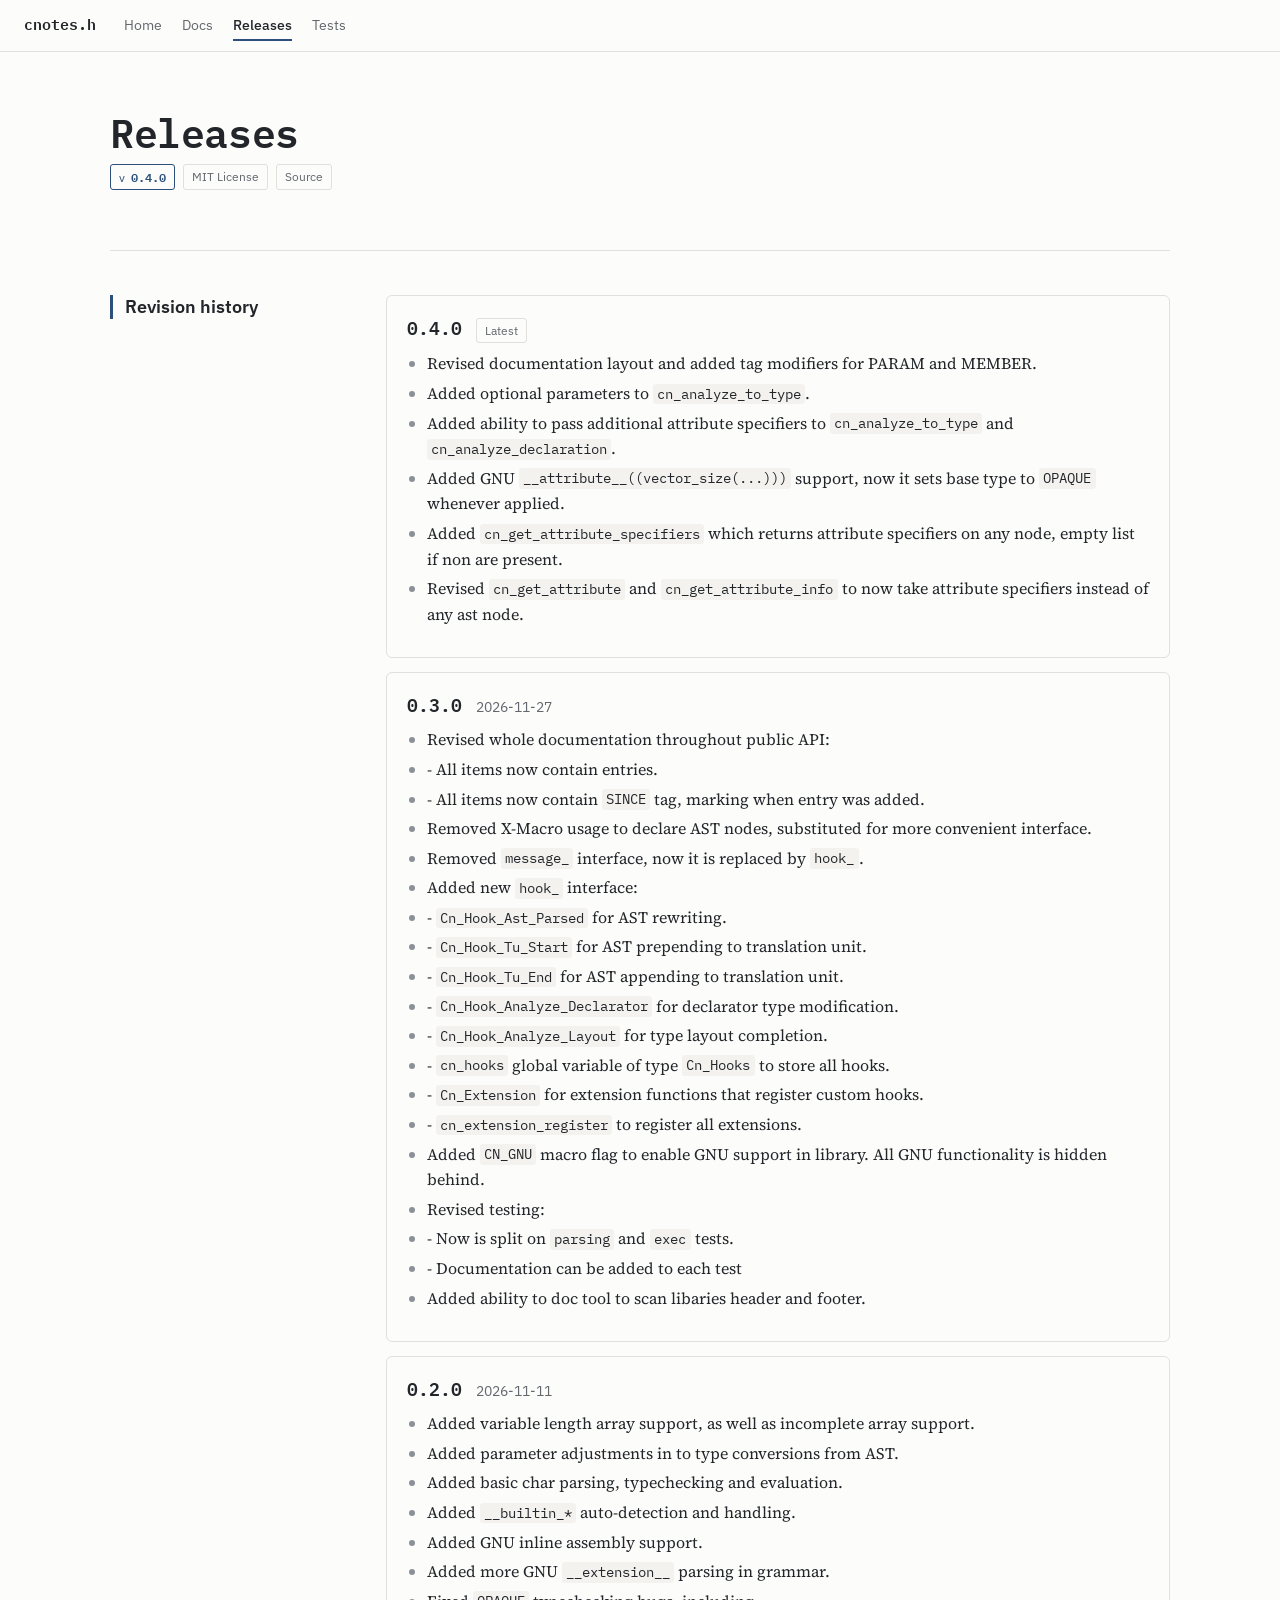
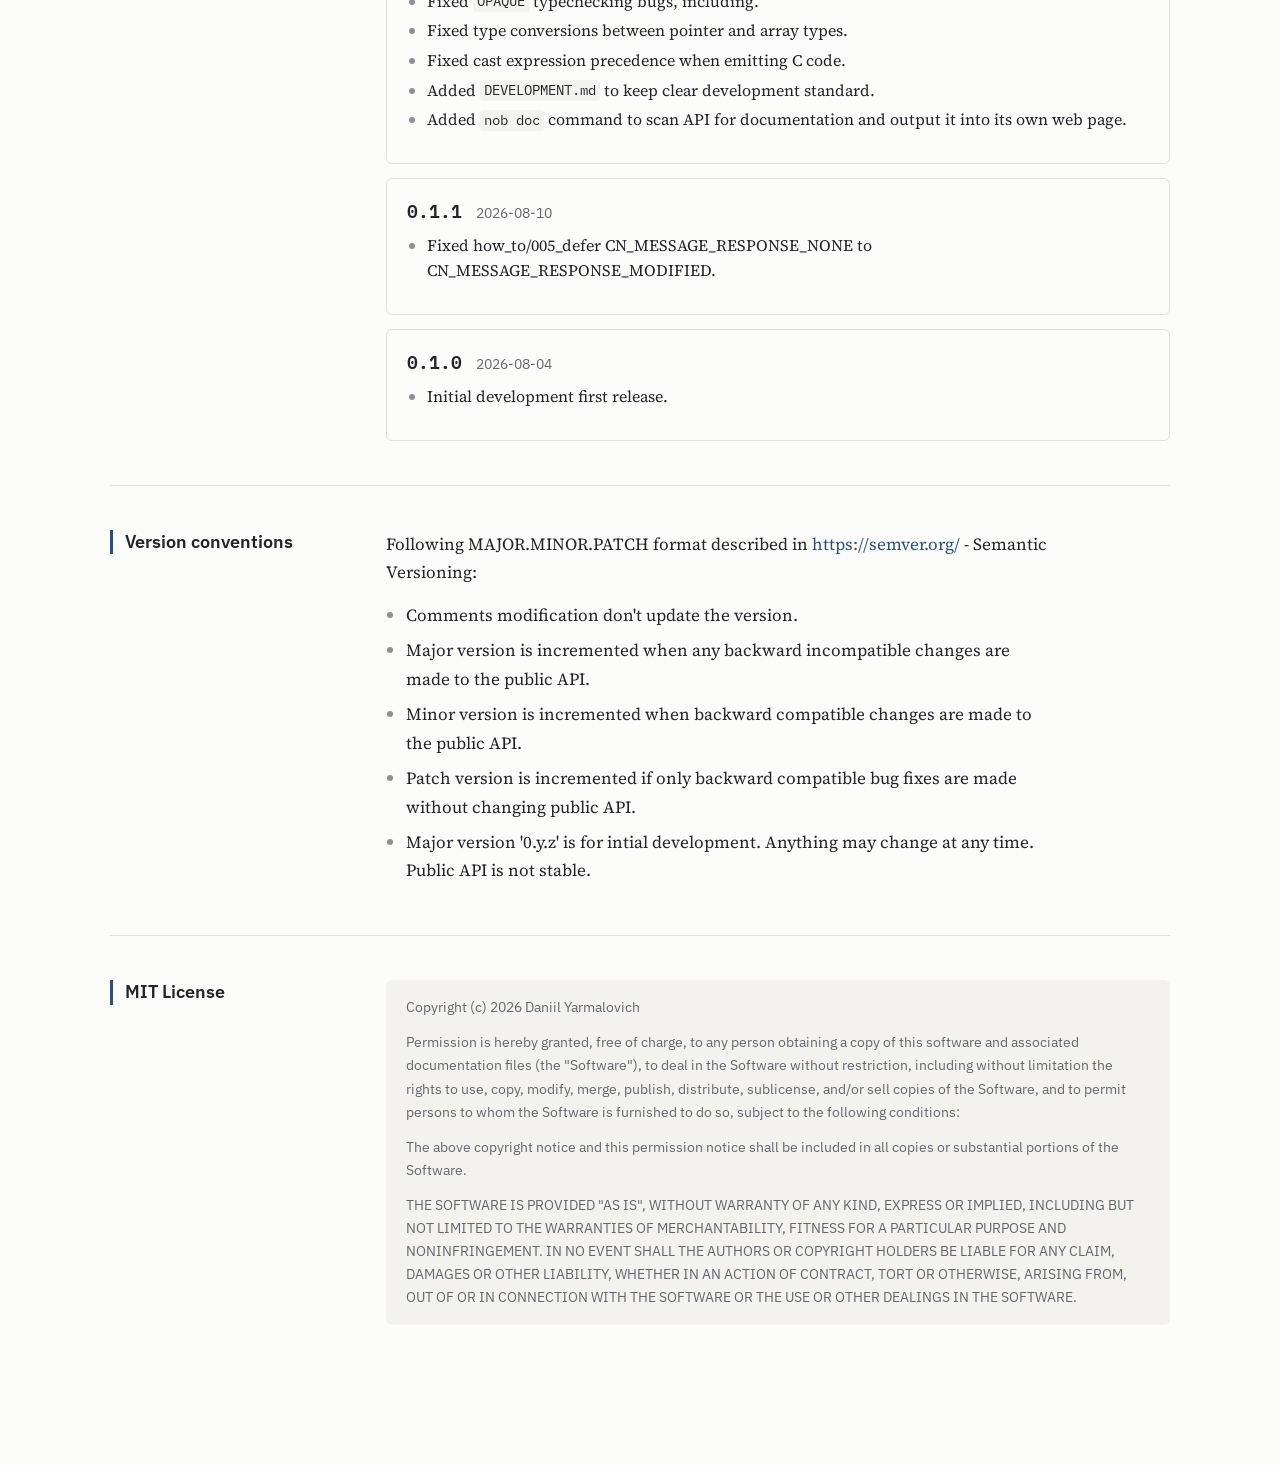
<file: doc/releases.html>
<!doctype html>
<html lang="en">
<head>
    <meta charset="utf-8">
    <meta name="viewport" content="width=device-width, initial-scale=1">
    <title>Releases — cnotes.h</title>
    <link rel="preconnect" href="https://fonts.googleapis.com">
    <link rel="preconnect" href="https://fonts.gstatic.com" crossorigin>
    <link rel="stylesheet" href="https://fonts.googleapis.com/css2?family=IBM+Plex+Mono:wght@400;500;600&family=IBM+Plex+Sans:wght@400;500;600&family=Source+Serif+4:ital,opsz,wght@0,8..60,400;0,8..60,600;1,8..60,400&display=swap">
    <link rel="stylesheet" href="style.css">
    <script src="site.js" defer></script>
</head>
<body data-page="releases">
    <header class="topbar">
        <div class="topbar-start">
            <a class="brand" href="index.html">cnotes.h</a>
            <nav class="site-nav" aria-label="Site">
                <a href="index.html">Home</a>
                <a href="docs.html">Docs</a>
                <a href="releases.html" aria-current="page">Releases</a>
                <a href="tests.html">Tests</a>
            </nav>
        </div>
    </header>

    <main class="home">
        <header class="hero">
            <h1>Releases</h1>
            <div class="meta" id="meta"></div>
            <p class="status error" id="site-error" hidden></p>
        </header>

        <div id="releases"></div>
        <div id="sections"></div>
    </main>
</body>
</html>
</file>
<file: doc/style.css>
/* ---------- Theme ---------- */

:root {
    --bg:        #fcfcfa;
    --surface:   #f3f2ee;
    --border:    #e2e0da;
    --border-strong: #c9c6bd;
    --text:      #22252a;
    --muted:     #63676e;
    --faint:     #8c9097;
    --accent:    #2d4f7c;
    --mark-bg:   #f3e6b0;

    --tok-type:  #3b6b63;
    --tok-kw:    #74506f;
    --tok-fn:    #2d4f7c;
    --tok-punct: #80848b;

    --note:      #4d6a88;
    --important: #946a24;
    --todo:      #6c5c86;
    --warn:      #9c4a3e;
    --ok:        #4d7552;

    --topbar-h:  52px;
    --font-ui:    "IBM Plex Sans", system-ui, -apple-system, "Segoe UI", Roboto, Arial, sans-serif;
    --font-prose: "Source Serif 4", "Source Serif Pro", Georgia, "Times New Roman", serif;
    --font-mono:  "IBM Plex Mono", ui-monospace, "Cascadia Code", Menlo, Consolas, monospace;

    color-scheme: light;
}

@media (prefers-color-scheme: dark) {
    :root {
        --bg:        #16181b;
        --surface:   #1f2226;
        --border:    #2e3238;
        --border-strong: #454a52;
        --text:      #dcdfe3;
        --muted:     #9a9fa7;
        --faint:     #737981;
        --accent:    #a3b8d4;
        --mark-bg:   #4f4526;

        --tok-type:  #94b8b0;
        --tok-kw:    #c0a5bb;
        --tok-fn:    #a3b8d4;
        --tok-punct: #858b93;

        --note:      #8fa7c0;
        --important: #c9a56a;
        --todo:      #a99cc0;
        --warn:      #c98a7f;
        --ok:        #92b896;

        color-scheme: dark;
    }
}

/* ---------- Base ---------- */

*, *::before, *::after { box-sizing: border-box; }

body {
    margin: 0;
    background: var(--bg);
    color: var(--text);
    font: 16px/1.6 var(--font-ui);
    -webkit-font-smoothing: antialiased;
}

a { color: var(--accent); text-decoration: none; }
a:hover { text-decoration: underline; text-underline-offset: 2px; }

code, pre { font-family: var(--font-mono); }

code {
    font-size: 0.86em;
    padding: 0.1em 0.3em;
    border-radius: 3px;
    background: var(--surface);
}

pre code { padding: 0; background: none; font-size: inherit; }

mark { background: var(--mark-bg); color: inherit; border-radius: 2px; }

/* Small uppercase heading used for sections and labels. */
.eyebrow {
    color: var(--muted);
    font: 600 12px/1.4 var(--font-ui);
    letter-spacing: 0.08em;
    text-transform: uppercase;
}

/* ---------- Top bar ---------- */

.topbar {
    position: sticky;
    top: 0;
    z-index: 1;
    height: var(--topbar-h);
    display: grid;
    grid-template-columns: 1fr minmax(0, 520px) 1fr;
    align-items: center;
    gap: 24px;
    padding: 0 24px;
    background: var(--bg);
    border-bottom: 1px solid var(--border);
}

.topbar-start { display: flex; align-items: center; gap: 28px; min-width: 0; }

.brand {
    color: var(--text);
    font-family: var(--font-mono);
    font-weight: 600;
    font-size: 15px;
}
.brand:hover { text-decoration: none; }

.site-nav { display: flex; gap: 20px; font-size: 14px; }
.site-nav a { color: var(--muted); padding: 4px 0; }
.site-nav a:hover { color: var(--text); text-decoration: none; }
.site-nav a[aria-current="page"] { color: var(--text); font-weight: 500; box-shadow: inset 0 -2px 0 var(--accent); }

/* Search sits in the middle column of the top bar. */
.search { position: relative; }

#search {
    width: 100%;
    height: 36px;
    padding: 0 36px 0 34px;
    border: 1px solid var(--border-strong);
    border-radius: 6px;
    background: var(--surface);
    color: var(--text);
    font: 14px var(--font-ui);
    box-shadow: 0 1px 2px rgba(0, 0, 0, 0.05);
}
#search::placeholder { color: var(--faint); }
#search:hover { border-color: var(--faint); }
#search:focus {
    outline: none;
    border-color: var(--accent);
    background: var(--bg);
    box-shadow: 0 0 0 3px color-mix(in srgb, var(--accent) 18%, transparent);
}
#search::-webkit-search-cancel-button { display: none; }

.search-icon {
    position: absolute;
    top: 50%;
    left: 11px;
    width: 15px;
    height: 15px;
    transform: translateY(-50%);
    fill: none;
    stroke: var(--muted);
    stroke-width: 1.6;
    stroke-linecap: round;
    pointer-events: none;
}

.search-key {
    position: absolute;
    top: 50%;
    right: 9px;
    transform: translateY(-50%);
    padding: 0 6px;
    border: 1px solid var(--border-strong);
    border-radius: 3px;
    background: var(--bg);
    color: var(--muted);
    font: 12px/18px var(--font-mono);
    pointer-events: none;
}
#search:focus ~ .search-key, #search:not(:placeholder-shown) ~ .search-key { display: none; }

/* ---------- Home page ---------- */

.home {
    max-width: 1140px;
    margin: 0 auto;
    padding: 56px 40px 96px;
}

/* Title, badges and introduction of the page. */
.hero { padding: 0 0 40px; }
.hero > * { max-width: 780px; }

/* Each page section is a row: title on the left, content on the right, rows separated by a rule above each. */
.block {
    display: grid;
    grid-template-columns: 220px minmax(0, 1fr);
    gap: 12px 56px;
    padding: 44px 0;
    border-top: 1px solid var(--border);
}

.block-title {
    position: sticky;
    top: calc(var(--topbar-h) + 24px);
    align-self: start;
    margin: 0;
    padding-left: 12px;
    border-left: 3px solid var(--accent);
    font: 600 18px/1.35 var(--font-ui);
}

.block-body { min-width: 0; }
.block-body > :first-child { margin-top: 0; }
.block-body > :last-child { margin-bottom: 0; }
.block-body.prose p, .block-body.prose ul { max-width: 74ch; }

/* Subsection inside a section, separated by its own rule. */
.block-body.prose > h3 {
    margin: 36px 0 12px;
    padding-top: 20px;
    border-top: 1px dashed var(--border);
    color: var(--muted);
    font: 600 13px/1.4 var(--font-ui);
    letter-spacing: 0.08em;
    text-transform: uppercase;
}
.block-body.prose > h3:first-child { padding-top: 0; border-top: 0; }

.home h1 {
    margin: 0 0 8px;
    font: 600 40px/1.2 var(--font-mono);
    letter-spacing: -0.01em;
}

.home .lead {
    margin: 0 0 28px;
    color: var(--muted);
    font: 20px/1.5 var(--font-prose);
}

.home .prose { font: 17px/1.7 var(--font-prose); }
.home .prose p { margin: 0 0 14px; }


.status {
    margin: 0 0 28px;
    padding: 10px 14px;
    border-left: 3px solid var(--important);
    background: var(--surface);
    font-size: 14px;
}

.pipeline {
    display: flex;
    flex-wrap: wrap;
    align-items: center;
    gap: 8px;
    margin: 0;
    padding: 0;
    list-style: none;
    font: 13px var(--font-mono);
}
.pipeline li {
    padding: 6px 10px;
    border: 1px solid var(--border);
    border-radius: 4px;
    background: var(--surface);
}
.pipeline li.arrow { padding: 0; border: 0; background: none; color: var(--faint); }

.sections {
    display: grid;
    grid-template-columns: repeat(2, minmax(0, 1fr));
    gap: 1px;
    background: var(--border);
    border: 1px solid var(--border);
    border-radius: 6px;
    overflow: hidden;
}
.sections a {
    display: grid;
    grid-template-columns: minmax(0, 1fr);
    gap: 4px;
    padding: 16px 20px;
    background: var(--bg);
    color: var(--text);
}
.sections a:hover { background: var(--surface); text-decoration: none; }
.sections .name { font-weight: 600; color: var(--accent); }
.sections .desc { color: var(--muted); font-size: 15px; }

/* Version, release date, license and source shown under the page title. */
.meta { display: flex; flex-wrap: wrap; gap: 8px; margin: 0 0 20px; }
.meta:empty { display: none; }
a.badge { text-decoration: none; }
a.badge:hover { border-color: var(--border-strong); color: var(--text); }
.badge.version { border-color: var(--accent); color: var(--accent); }
.badge.version b { color: var(--accent); font-weight: 600; }

.status.error { border-left-color: var(--warn); }

.home ul { margin: 0 0 14px; padding-left: 20px; }
.home li { margin: 0 0 6px; }
.home li::marker { color: var(--faint); }

/* Term and its text, used for macro lists and prefix tables. */
.defs { margin: 0 0 18px; border-top: 1px solid var(--border); }
.defs > div {
    display: grid;
    grid-template-columns: minmax(140px, max-content) minmax(0, 1fr);
    gap: 4px 24px;
    padding: 8px 0;
    border-bottom: 1px solid var(--border);
}
.defs dt { font-size: 15px; }
.defs dt code { background: none; padding: 0; color: var(--text); font-weight: 500; }
.defs dd { margin: 0; font-size: 16px; line-height: 1.6; }
.home a { overflow-wrap: anywhere; }

/* Releases. */
.release {
    padding: 16px 20px;
    border: 1px solid var(--border);
    border-radius: 6px;
    background: var(--bg);
}
.releases .release + .release { margin-top: 14px; }
.release-head { display: flex; flex-wrap: wrap; align-items: baseline; gap: 6px 14px; margin: 0 0 8px; }
.release-version { margin: 0; font: 600 18px var(--font-mono); }
.release time { color: var(--muted); font-size: 14px; }
.changes { margin: 0; padding-left: 20px; font: 16px/1.6 var(--font-prose); }
.changes li { margin: 0 0 4px; }
.changes li:last-child { margin-bottom: 0; }

.more { margin: 10px 0 0; font-size: 14px; }


.license {
    padding: 16px 20px;
    border-radius: 6px;
    background: var(--surface);
    color: var(--muted);
    font: 14px/1.65 var(--font-ui);
}
.license p { margin: 0 0 12px; }
.license p:last-child { margin-bottom: 0; }

/* ---------- Tests page ---------- */

/* Passed and failed tone, used by badges, numbers and status marks. */
.tone-ok   { --tone: var(--ok); }
.tone-fail { --tone: var(--warn); }
.badge.tone-ok, .badge.tone-fail { border-color: var(--tone); color: var(--tone); }
.badge.tone-ok b, .badge.tone-fail b { color: var(--tone); font-weight: 600; }

.stats {
    display: grid;
    grid-template-columns: repeat(4, minmax(0, 1fr));
    gap: 1px;
    max-width: 640px;
    margin-top: 8px;
    border: 1px solid var(--border);
    border-radius: 6px;
    background: var(--border);
    overflow: hidden;
}
.stats:empty { display: none; }
.stat { display: flex; flex-direction: column; gap: 2px; padding: 14px 18px; background: var(--bg); }
.stat-value { font: 600 26px/1.2 var(--font-mono); }
.stat-value.tone-ok, .stat-value.tone-fail { color: var(--tone); }
.stat-label { color: var(--muted); font-size: 13px; }

.block-note { max-width: 74ch; margin: 0 0 16px; color: var(--muted); font: 16px/1.6 var(--font-prose); }

.tests { border: 1px solid var(--border); border-radius: 6px; overflow: hidden; }
.test + .test { border-top: 1px solid var(--border); }

.test-row {
    display: grid;
    grid-template-columns: 20px minmax(0, 1fr) auto 64px;
    align-items: baseline;
    gap: 4px 14px;
    padding: 10px 16px;
    list-style: none;
}
summary.test-row { cursor: pointer; }
summary.test-row::-webkit-details-marker { display: none; }
summary.test-row:hover { background: var(--surface); }
details[open] > summary.test-row { background: var(--surface); }

.test-status { color: var(--tone); font-weight: 700; text-align: center; }
.test-name { min-width: 0; font-size: 15px; }
.test-name code { font-size: 0.85em; }
.untitled { font-family: var(--font-mono); font-size: 14px; }
.test-path { display: block; margin-top: 2px; font-size: 12.5px; }
.test-path a code, .test-path code { padding: 0; background: none; color: var(--muted); }
.test-path a:hover code { color: var(--accent); }
.test-tags { display: flex; gap: 6px; }
.test-time { color: var(--faint); font: 12.5px var(--font-mono); text-align: right; white-space: nowrap; }

/* Expandable description, the row title shows a hint arrow. */
summary.test-row .test-title::after { content: " ▸"; color: var(--faint); font-size: 12px; }
details[open] > summary.test-row .test-title::after { content: " ▾"; }
.test-description {
    padding: 4px 16px 14px 50px;
    background: var(--surface);
    color: var(--text);
    font: 15.5px/1.65 var(--font-prose);
}
.test-description p { max-width: 80ch; margin: 0 0 8px; }
.test-description > :last-child { margin-bottom: 0; }

/* ---------- Docs layout ---------- */

.layout {
    display: grid;
    grid-template-columns: 300px minmax(0, 1fr);
}

.sidebar {
    position: sticky;
    top: var(--topbar-h);
    height: calc(100vh - var(--topbar-h));
    overflow-y: auto;
    padding: 16px 12px 40px 20px;
    border-right: 1px solid var(--border);
    font-size: 13px;
}

.content {
    min-width: 0;
    padding: 32px 48px 96px;
}

/* ---------- Sidebar ---------- */

.nav-module { margin: 18px 0 4px 6px; }
.nav-module:first-child { margin-top: 0; }

.nav-list { margin: 0; padding: 0; list-style: none; }

.nav-list a {
    display: block;
    padding: 1px 6px;
    border-radius: 3px;
    color: var(--text);
    font-family: var(--font-mono);
    font-size: 12.5px;
    line-height: 1.75;
    overflow: hidden;
    text-overflow: ellipsis;
    white-space: nowrap;
}
.nav-list a:hover { background: var(--surface); text-decoration: none; }
.nav-list a.active { background: var(--surface); color: var(--accent); font-weight: 600; box-shadow: inset 2px 0 0 var(--accent); }

/* ---------- Index page ---------- */

.content > h1 { margin: 0 0 24px; font-size: 28px; font-weight: 600; }

.content h2.eyebrow {
    margin: 36px 0 8px;
    padding-bottom: 6px;
    border-bottom: 1px solid var(--border);
}
.content h1 + h2.eyebrow, .content h2.eyebrow:first-child { margin-top: 0; }

.index { width: 100%; border-collapse: collapse; }
.index td { padding: 5px 0; vertical-align: baseline; border-bottom: 1px solid var(--surface); }
.index td:first-child {
    width: 1%;
    padding-right: 28px;
    font-family: var(--font-mono);
    font-size: 13.5px;
    white-space: nowrap;
}
.index td:last-child { color: var(--muted); font: 15.5px/1.5 var(--font-prose); }

.notice { color: var(--muted); }
.notice.error { color: var(--warn); }

/* ---------- Symbol page ---------- */

.crumbs { display: flex; align-items: center; gap: 12px; margin: 0 0 6px; font-size: 13px; color: var(--muted); }
.crumbs a { color: var(--muted); }

.back {
    padding: 2px 10px;
    border: 1px solid var(--border);
    border-radius: 4px;
    background: var(--bg);
    color: var(--text);
    font: 13px var(--font-ui);
    cursor: pointer;
}
.back:hover { border-color: var(--border-strong); background: var(--surface); }

.symbol-head {
    display: flex;
    flex-wrap: wrap;
    align-items: baseline;
    gap: 6px 14px;
    margin: 0 0 16px;
}

.symbol-name {
    margin: 0;
    font: 600 26px/1.3 var(--font-mono);
    overflow-wrap: anywhere;
}

.badges { display: flex; gap: 8px; }

.badge {
    display: inline-flex;
    align-items: baseline;
    gap: 6px;
    padding: 2px 8px;
    border: 1px solid var(--border);
    border-radius: 3px;
    color: var(--muted);
    font-size: 12px;
    white-space: nowrap;
}
.badge b { color: var(--text); font: 500 12px var(--font-mono); }

.signature { position: relative; margin: 0 0 24px; }

/* Lines are never wrapped: scroll sideways if they do not fit, long struct or macro bodies scroll down. */
.signature pre {
    margin: 0;
    max-height: 32em;
    overflow-y: auto;
    padding: 12px 72px 12px 16px;
    overflow-x: auto;
    white-space: pre;
    border: 1px solid var(--border);
    border-radius: 4px;
    background: var(--surface);
    font-size: 14px;
}

.copy {
    position: absolute;
    top: 8px;
    right: 8px;
    padding: 2px 8px;
    border: 1px solid var(--border);
    border-radius: 3px;
    background: var(--bg);
    color: var(--muted);
    font: 12px var(--font-ui);
    cursor: pointer;
}
.copy:hover { color: var(--text); }

.tok-type  { color: var(--tok-type); }
.tok-kw    { color: var(--tok-kw); }
.tok-fn    { color: var(--tok-fn); font-weight: 600; }
.tok-punct { color: var(--tok-punct); }

/* Entry body: prose, then sections, then callouts. */
.entry { font: 17px/1.7 var(--font-prose); }
.entry p { margin: 0 0 12px; }
.entry code { font-size: 0.8em; }
.prose { max-width: 74ch; }
.summary { font-size: 18.5px; }
.missing { color: var(--muted); font-style: italic; }

.code-block {
    margin: 0 0 14px;
    padding: 12px 16px;
    overflow-x: auto;
    border-radius: 4px;
    background: var(--surface);
    font-size: 13px;
    line-height: 1.55;
}
.code-block code { font-size: inherit; }

/* Parameters / Members / Returns sections. Rows share the columns of their section through subgrid. */
.section { margin: 28px 0 0; }
.section > .eyebrow { margin: 0 0 4px; padding-bottom: 6px; border-bottom: 1px solid var(--border); }

.fields { display: grid; grid-template-columns: minmax(0, 1fr); column-gap: 28px; }
.fields.has-name          { grid-template-columns: fit-content(17em) minmax(0, 1fr); }
.fields.has-type          { grid-template-columns: fit-content(20em) minmax(0, 1fr); }
.fields.has-name.has-type { grid-template-columns: fit-content(17em) fit-content(20em) minmax(0, 1fr); }

.field {
    display: grid;
    grid-column: 1 / -1;
    grid-template-columns: subgrid;
    align-items: baseline;
    padding: 10px 0;
    border-bottom: 1px solid var(--surface);
}
.field:last-child { border-bottom: 0; }

.field-name { font: 14px/1.9 var(--font-mono); overflow-wrap: anywhere; }
.field-type { font: 13px/1.9 var(--font-mono); overflow-wrap: anywhere; }
.entry .field-type code { padding: 0; background: none; font-size: inherit; }
.field-text { max-width: 80ch; }
.field-text > :last-child { margin-bottom: 0; }

.pname { font-weight: 600; }
.pmod {
    margin-left: 6px;
    padding: 0 5px;
    border: 1px solid var(--border);
    border-radius: 3px;
    color: var(--muted);
    font-size: 11.5px;
    white-space: nowrap;
    vertical-align: 1px;
}

.callout {
    --tone: var(--note);
    max-width: 80ch;
    margin: 28px 0 0;
    padding: 10px 16px;
    border-left: 3px solid var(--tone);
    background: var(--surface);
}
.callout + .callout { margin-top: 10px; }
.callout > :last-child { margin-bottom: 0; }
.callout-label { margin-bottom: 2px; color: var(--tone); font: 600 12px var(--font-ui); letter-spacing: 0.08em; text-transform: uppercase; }
.callout-important { --tone: var(--important); }
.callout-todo      { --tone: var(--todo); }
.callout-warn      { --tone: var(--warn); }

a.xref code { color: var(--accent); }

/* ---------- Small screens ---------- */

@media (max-width: 860px) {
    .layout { grid-template-columns: minmax(0, 1fr); }
    .sidebar { display: none; }
    .content { padding: 20px 16px 64px; }
    .topbar { grid-template-columns: auto minmax(0, 1fr); gap: 16px; padding: 0 16px; }
    .home { padding: 36px 16px 64px; }
    .block { grid-template-columns: minmax(0, 1fr); padding: 32px 0; }
    .block-title { position: static; }
    .sections { grid-template-columns: minmax(0, 1fr); }
    .stats { grid-template-columns: repeat(2, minmax(0, 1fr)); }
    .test-row { grid-template-columns: 20px minmax(0, 1fr) auto; }
    .test-tags { grid-column: 2; }
    .test-time { grid-column: 3; grid-row: 1; }
    .test-description { padding-left: 16px; }
    .home h1 { font-size: 30px; }
    .defs > div { grid-template-columns: minmax(0, 1fr); gap: 2px; }
    .index td:first-child { white-space: normal; overflow-wrap: anywhere; }
    .fields, .fields.has-name, .fields.has-type, .fields.has-name.has-type { grid-template-columns: minmax(0, 1fr); }
    .field { grid-template-columns: minmax(0, 1fr); row-gap: 0; }
}

@media (max-width: 520px) {
    .brand { display: none; }
}
</file>
